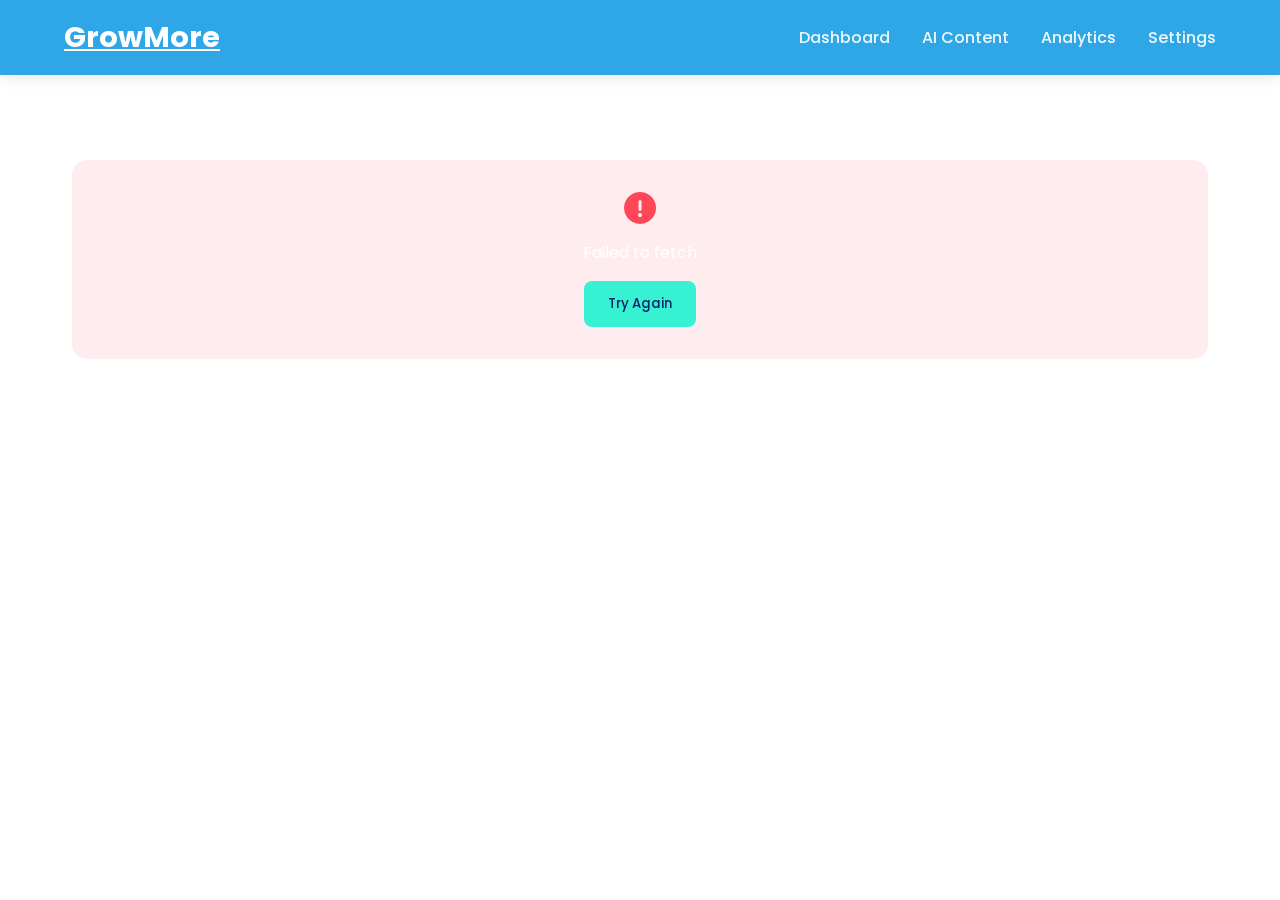
<file: webpage 2/webpage/ai-content.html>
<!DOCTYPE html>
<html lang="en">
<head>
    <meta charset="UTF-8">
    <meta name="viewport" content="width=device-width, initial-scale=1.0">
    <title>AI Content Generator - GrowMore</title>
    <link href="https://fonts.googleapis.com/css2?family=Poppins:wght@300;400;500;600;700&display=swap" rel="stylesheet">
    <link rel="stylesheet" href="https://cdnjs.cloudflare.com/ajax/libs/font-awesome/6.0.0/css/all.min.css">
    <style>
        * {
            margin: 0;
            padding: 0;
            box-sizing: border-box;
            font-family: 'Poppins', sans-serif;
        }

        :root {
            --primary-color: #2fa6e6; /* Dark Blue */
            --accent-color: #36f1d2; /* Light Blue */
            --success-color: #0e3496; /* Green */
            --warning-color: #ff9800; /* Orange */
            --light-bg: #f8f9fa; /* Light Gray */
            --dark-text: #082668; /* Dark Text */
            --white: #ffffff; /* White */
        }

        body {
            background-color: var(--white);
            color: var(--dark-text);
        }

        /* Header Styles */
        header {
            background-color: var(--primary-color);
            padding: 1rem 5%;
            position: fixed;
            width: 100%;
            top: 0;
            z-index: 1000;
            box-shadow: 0 2px 15px rgba(0,0,0,0.1);
        }

        nav {
            display: flex;
            justify-content: space-between;
            align-items: center;
        }

        .logo {
            color: var(--white);
            font-size: 1.8rem;
            font-weight: 700;
        }

        .nav-links {
            display: flex;
            gap: 2rem;
        }

        .nav-links a {
            color: rgba(255,255,255,0.9);
            text-decoration: none;
            font-weight: 500;
            transition: color 0.3s ease;
        }

        .nav-links a:hover {
            color: var(--accent-color);
        }

        /* Main Content */
        .main-content {
            max-width: 1200px;
            margin: 0 auto;
            padding: 8rem 2rem 5rem;
            position: relative;
            z-index: 1;
        }

        .hero-section {
            text-align: center;
            margin-bottom: 4rem;
            background: linear-gradient(160deg, rgba(47,166,230,0.1) 0%, rgba(54,241,210,0.1) 100%);
            padding: 3rem;
            border-radius: 20px;
            box-shadow: 0 4px 20px rgba(0,0,0,0.1);
        }

        .hero-section h1 {
            font-size: 3.5rem;
            margin-bottom: 1.5rem;
            background: linear-gradient(45deg, var(--primary-color), var(--accent-color));
            -webkit-background-clip: text;
            -webkit-text-fill-color: transparent;
            display: inline-block;
        }

        .hero-section p {
            font-size: 1.2rem;
            color: var(--dark-text);
            max-width: 800px;
            margin: 0 auto;
            line-height: 1.6;
        }

        /* Platform Cards Grid */
        .platforms-grid {
            display: grid;
            grid-template-columns: repeat(auto-fit, minmax(350px, 1fr));
            gap: 2rem;
            margin-top: 4rem;
        }

        .platform-card {
            background: var(--white);
            border-radius: 15px;
            padding: 2rem;
            box-shadow: 0 4px 15px rgba(0,0,0,0.1);
            transition: transform 0.3s ease, box-shadow 0.3s ease;
        }

        .platform-card:hover {
            transform: translateY(-5px);
            box-shadow: 0 8px 25px rgba(0,0,0,0.15);
        }

        .platform-card h2 {
            color: var(--primary-color);
            font-size: 1.8rem;
            margin-bottom: 1.5rem;
            display: flex;
            align-items: center;
            gap: 1rem;
        }

        .platform-card h2 i {
            font-size: 1.5rem;
        }

        .suggestion-list {
            list-style: none;
            padding: 0;
        }

        .suggestion-list li {
            margin-bottom: 1.2rem;
            padding-left: 1.5rem;
            position: relative;
            line-height: 1.5;
        }

        .suggestion-list li::before {
            content: '→';
            position: absolute;
            left: 0;
            color: var(--accent-color);
        }

        .suggestion-list strong {
            color: var(--primary-color);
            display: block;
            margin-bottom: 0.3rem;
        }

        .hashtags {
            margin-top: 1.5rem;
            padding-top: 1.5rem;
            border-top: 1px solid rgba(0,0,0,0.1);
        }

        .hashtag {
            display: inline-block;
            background: rgba(47,166,230,0.1);
            color: var(--primary-color);
            padding: 0.5rem 1rem;
            border-radius: 20px;
            margin: 0.3rem;
            font-size: 0.9rem;
            transition: background 0.3s ease;
        }

        .hashtag:hover {
            background: rgba(47,166,230,0.2);
        }

        /* Responsive Design */
        @media (max-width: 768px) {
            .hero-section h1 {
                font-size: 2.5rem;
            }

            .platform-card {
                padding: 1.5rem;
            }
        }

        /* Footer Styles */
        footer {
            background-color: var(--primary-color);
            color: var(--white);
            padding: 3rem 5%;
            margin-top: 5rem;
        }

        .footer-content {
            display: grid;
            grid-template-columns: repeat(auto-fit, minmax(200px, 1fr));
            gap: 2rem;
        }

        .footer-section h3 {
            margin-bottom: 1.5rem;
        }

        .footer-section ul {
            list-style: none;
        }

        .footer-section ul li {
            margin-bottom: 0.8rem;
        }

        .footer-section a {
            color: rgba(255,255,255,0.8);
            text-decoration: none;
            transition: color 0.3s ease;
        }

        .footer-section a:hover {
            color: var(--accent-color);
        }

        /* Regenerate Section Styles */
        .regenerate-section {
            margin-top: 4rem;
            padding: 2rem;
            background: rgba(255, 255, 255, 0.1);
            border-radius: 15px;
            backdrop-filter: blur(10px);
        }

        .input-container {
            display: flex;
            gap: 1rem;
            max-width: 800px;
            margin: 0 auto;
        }

        #promptInput {
            flex: 1;
            padding: 1rem 1.5rem;
            border: 2px solid rgba(52, 228, 225, 0.3);
            border-radius: 10px;
            background: rgba(255, 255, 255, 0.9);
            color: navy;
            font-size: 1rem;
            transition: all 0.3s ease;
        }

        #promptInput:focus {
            outline: none;
            border-color: rgb(52, 228, 225);
            background: rgba(255, 255, 255, 0.15);
            box-shadow: 0 0 15px rgba(52, 228, 225, 0.2);
        }

        #promptInput::placeholder {
            color: #666;
        }

        .regenerate-btn {
            display: flex;
            align-items: center;
            gap: 0.5rem;
            padding: 1rem 1.5rem;
            background: rgb(52, 228, 225);
            color: #182f4d;
            border: none;
            border-radius: 10px;
            font-size: 1rem;
            font-weight: 600;
            cursor: pointer;
            transition: all 0.3s ease;
        }

        .regenerate-btn i {
            transition: transform 0.3s ease;
        }

        .regenerate-btn:hover {
            background: rgb(42, 218, 215);
            transform: translateY(-2px);
            box-shadow: 0 4px 15px rgba(52, 228, 225, 0.3);
        }

        .regenerate-btn:hover i {
            transform: rotate(180deg);
        }

        .regenerate-btn:active {
            transform: translateY(0);
        }

        /* Responsive Design Updates */
        @media (max-width: 768px) {
            .input-container {
                flex-direction: column;
            }

            .regenerate-btn {
                width: 100%;
                justify-content: center;
            }
        }

        /* Fix any z-index issues with the background */
        #vanta-background {
            position: fixed;
            top: 0;
            left: 0;
            width: 100%;
            height: 100%;
            z-index: -1;
        }

        /* Add these styles to your existing CSS */
        .data-grid {
            display: grid;
            grid-template-columns: repeat(auto-fit, minmax(250px, 1fr));
            gap: 1.5rem;
            padding: 1rem;
        }

        .data-box {
            background: rgba(255, 255, 255, 0.1);
            backdrop-filter: blur(10px);
            border-radius: 12px;
            padding: 1.5rem;
            transition: transform 0.3s ease;
            border: 1px solid rgba(255, 255, 255, 0.2);
        }

        .data-box:hover {
            transform: translateY(-5px);
            box-shadow: 0 5px 15px rgba(0, 0, 0, 0.1);
        }

        .data-box h3 {
            color: var(--accent-color);
            margin-bottom: 0.5rem;
            font-size: 1.1rem;
            font-weight: 600;
        }

        .data-box p {
            color: var(--white);
            font-size: 1rem;
            word-break: break-word;
        }

        .company-overview {
            background: linear-gradient(135deg, rgba(47, 166, 230, 0.1), rgba(54, 241, 210, 0.1));
            border-radius: 15px;
            padding: 2rem;
            margin-bottom: 2rem;
        }

        .company-overview h2 {
            color: var(--white);
            margin-bottom: 1.5rem;
            font-size: 1.8rem;
            text-align: center;
            background: linear-gradient(45deg, var(--primary-color), var(--accent-color));
            -webkit-background-clip: text;
            -webkit-text-fill-color: transparent;
        }

        /* Responsive adjustments */
        @media (max-width: 768px) {
            .data-grid {
                grid-template-columns: 1fr;
            }

            .data-box {
                padding: 1rem;
            }
        }

        /* Loading state */
        .loading {
            text-align: center;
            padding: 2rem;
            color: var(--white);
        }

        .loading::after {
            content: '...';
            animation: dots 1.5s infinite;
        }

        @keyframes dots {
            0%, 20% { content: '.'; }
            40% { content: '..'; }
            60%, 100% { content: '...'; }
        }

        .overview-section {
            background: linear-gradient(135deg, rgba(47, 166, 230, 0.1), rgba(54, 241, 210, 0.1));
            padding: 2rem;
            border-radius: 20px;
            margin-bottom: 2rem;
            text-align: center;
        }

        .company-header {
            display: flex;
            flex-direction: column;
            align-items: center;
            gap: 1rem;
        }

        .company-header i {
            font-size: 3rem;
            color: var(--accent-color);
        }

        .company-header h1 {
            font-size: 2.5rem;
            color: var(--white);
            margin: 0;
        }

        .industry-badge {
            background: var(--accent-color);
            color: var(--dark-text);
            padding: 0.5rem 1.5rem;
            border-radius: 20px;
            font-weight: 500;
        }

        .info-grid {
            display: grid;
            grid-template-columns: repeat(auto-fit, minmax(300px, 1fr));
            gap: 2rem;
            padding: 1rem;
        }

        .info-card {
            background: rgba(255, 255, 255, 0.1);
            backdrop-filter: blur(10px);
            border-radius: 15px;
            overflow: hidden;
            transition: transform 0.3s ease;
        }

        .info-card:hover {
            transform: translateY(-5px);
        }

        .card-header {
            background: rgba(255, 255, 255, 0.05);
            padding: 1.5rem;
            display: flex;
            align-items: center;
            gap: 1rem;
        }

        .card-header i {
            font-size: 1.5rem;
            color: var(--accent-color);
        }

        .card-header h2 {
            color: var(--white);
            margin: 0;
            font-size: 1.3rem;
        }

        .card-content {
            padding: 1.5rem;
        }

        .info-item {
            display: flex;
            align-items: flex-start;
            gap: 1rem;
            margin-bottom: 1.5rem;
        }

        .info-item:last-child {
            margin-bottom: 0;
        }

        .info-item i {
            color: var(--accent-color);
            font-size: 1.2rem;
            margin-top: 0.2rem;
        }

        .info-item h3 {
            color: var(--accent-color);
            margin: 0 0 0.3rem 0;
            font-size: 1rem;
        }

        .info-item p {
            color: var(--white);
            margin: 0;
            font-size: 0.95rem;
        }

        @media (max-width: 768px) {
            .info-grid {
                grid-template-columns: 1fr;
            }

            .company-header h1 {
                font-size: 2rem;
            }
        }

        /* Loading Animation */
        @keyframes shimmer {
            0% {
                background-position: -468px 0;
            }
            100% {
                background-position: 468px 0;
            }
        }

        .loading {
            background: linear-gradient(
                to right,
                rgba(255, 255, 255, 0.1) 8%,
                rgba(255, 255, 255, 0.2) 18%,
                rgba(255, 255, 255, 0.1) 33%
            );
            background-size: 800px 104px;
            animation: shimmer 2s infinite linear;
        }

        /* Add these new styles */
        .section-grid {
            display: grid;
            grid-template-columns: 1fr 1fr;
            gap: 2rem;
            margin: 2rem 0;
        }

        .schedule-card, .priority-card {
            background: rgba(255, 255, 255, 0.1);
            backdrop-filter: blur(10px);
            border-radius: 15px;
            overflow: hidden;
        }

        .schedule-item {
            display: flex;
            align-items: center;
            padding: 1rem;
            border-bottom: 1px solid rgba(255, 255, 255, 0.1);
            transition: 0.3s ease;
        }

        .schedule-item:hover {
            background: rgba(255, 255, 255, 0.05);
        }

        .time-badge {
            background: var(--accent-color);
            color: var(--dark-text);
            padding: 0.5rem;
            border-radius: 8px;
            font-size: 0.9rem;
            font-weight: 500;
        }

        .schedule-details {
            flex: 1;
            margin: 0 1rem;
        }

        .platform-tags {
            display: flex;
            gap: 0.5rem;
            margin-top: 0.5rem;
        }

        .platform-tag {
            background: rgba(255, 255, 255, 0.1);
            padding: 0.3rem 0.8rem;
            border-radius: 15px;
            font-size: 0.8rem;
        }

        .priority-item {
            display: flex;
            align-items: center;
            padding: 1rem;
            border-bottom: 1px solid rgba(255, 255, 255, 0.1);
            transition: 0.3s ease;
        }

        .priority-marker {
            width: 12px;
            height: 12px;
            border-radius: 50%;
            margin-right: 1rem;
        }

        .priority-high .priority-marker { background: #ff4757; }
        .priority-medium .priority-marker { background: #ffa502; }
        .priority-normal .priority-marker { background: #2ed573; }

        .platform-grid {
            display: grid;
            grid-template-columns: repeat(auto-fit, minmax(250px, 1fr));
            gap: 2rem;
            margin-top: 1.5rem;
        }

        .platform-card {
            background: rgba(255, 255, 255, 0.1);
            border-radius: 15px;
            padding: 1.5rem;
            border-top: 4px solid var(--platform-color);
        }

        .platform-stats {
            display: grid;
            grid-template-columns: 1fr 1fr;
            gap: 1rem;
            margin: 1.5rem 0;
        }

        .stat {
            text-align: center;
        }

        .stat-value {
            font-size: 1.5rem;
            font-weight: 600;
            color: var(--white);
            display: block;
        }

        .stat-label {
            font-size: 0.9rem;
            color: rgba(14, 4, 99, 0.7);
        }

        .platform-growth {
            text-align: center;
            padding: 0.5rem;
            border-radius: 8px;
            font-size: 0.9rem;
        }

        .platform-growth.positive {
            background: rgba(46, 213, 115, 0.1);
            color: #2ed573;
        }

        .platform-growth.negative {
            background: rgba(255, 71, 87, 0.1);
            color: #ff4757;
        }

        @media (max-width: 768px) {
            .section-grid {
                grid-template-columns: 1fr;
            }
        }

        .empty-state {
            text-align: center;
            padding: 2rem;
            color: rgba(255, 255, 255, 0.5);
            font-style: italic;
        }

        /* Add this new loading spinner style */
        .loading-spinner {
            display: none;
            justify-content: center;
            align-items: center;
            padding: 2rem;
            color: var(--accent-color);
            font-size: 1.2rem;
            gap: 1rem;
        }

        .error-message {
            text-align: center;
            padding: 2rem;
            color: var(--white);
            background: rgba(255, 71, 87, 0.1);
            border-radius: 15px;
            margin: 2rem 0;
        }

        .error-message i {
            font-size: 2rem;
            color: #ff4757;
            margin-bottom: 1rem;
        }

        .error-message button {
            background: var(--accent-color);
            border: none;
            padding: 0.8rem 1.5rem;
            border-radius: 8px;
            color: var(--dark-text);
            font-weight: 500;
            margin-top: 1rem;
            cursor: pointer;
            transition: 0.3s ease;
        }

        .error-message button:hover {
            opacity: 0.9;
            transform: translateY(-2px);
        }
    </style>
</head>
<body>
    <div id="vanta-background"></div>
    <header>
        <nav>
            <a href="index.html" class="logo">GrowMore</a>
            <div class="nav-links">
                <a href="dashboard.html">Dashboard</a>
                <a href="ai-content.html">AI Content</a>
                <a href="analytics.html">Analytics</a>
                <a href="settings.html">Settings</a>
            </div>
        </nav>
    </header>

    <div class="dashboard-container">
        <div class="content-wrapper">
            <div id="loadingSpinner" class="loading-spinner">
                <i class="fas fa-spinner fa-spin"></i>
                Loading...
            </div>
            <div id="mainContent" class="main-content"></div>
        </div>
    </div>

    <script>
        // Function to show loading spinner
        function showLoading() {
            document.getElementById('loadingSpinner').style.display = 'flex';
            document.getElementById('mainContent').style.display = 'none';
        }

        // Function to hide loading spinner
        function hideLoading() {
            document.getElementById('loadingSpinner').style.display = 'none';
            document.getElementById('mainContent').style.display = 'block';
        }

        // Function to fetch data from API
        async function fetchCompanyData() {
            showLoading();
            try {
                const response = await fetch('http://localhost:4000/api/company-data', {
                    method: 'GET',
                    headers: {
                        'Content-Type': 'application/json',
                        // Add any authentication headers if needed
                        // 'Authorization': `Bearer ${localStorage.getItem('token')}`
                    }
                });

                if (!response.ok) {
                    throw new Error(`HTTP error! status: ${response.status}`);
                }

                const data = await response.json();
                updateUI(data);
            } catch (error) {
                console.error('Error fetching data:', error);
                showError(error.message);
            } finally {
                hideLoading();
            }
        }

        // Function to show error message
        function showError(message) {
            const mainContent = document.querySelector('.main-content');
            mainContent.innerHTML = `
                <div class="error-message">
                    <i class="fas fa-exclamation-circle"></i>
                    <p>${message}</p>
                    <button onclick="fetchCompanyData()">Try Again</button>
                </div>
            `;
        }

        // Function to update UI with fetched data
        function updateUI(data) {
            const mainContent = document.querySelector('.main-content');
            mainContent.innerHTML = `
                <!-- Company Overview Section -->
                <div class="overview-section">
                    <div class="company-header">
                        <i class="fas fa-building"></i>
                        <h1>${data.companyName || 'Company Name'}</h1>
                        <div class="company-meta">
                            <span class="meta-badge">
                                <i class="fas fa-users"></i> ${data.employeeCount || '0'} Employees
                            </span>
                            <span class="meta-badge">
                                <i class="fas fa-cube"></i> ${data.products?.length || '0'} Products
                            </span>
                        </div>
                    </div>
                </div>

                <!-- Company Details Grid -->
                <div class="details-grid">
                    <!-- Description Card -->
                    <div class="info-card">
                        <div class="card-header">
                            <i class="fas fa-info-circle"></i>
                            <h2>Company Description</h2>
                        </div>
                        <div class="card-content">
                            <p class="description-text">${data.companyDescription || 'No description available'}</p>
                        </div>
                    </div>

                    <!-- Products Card -->
                    <div class="info-card">
                        <div class="card-header">
                            <i class="fas fa-box-open"></i>
                            <h2>Products</h2>
                        </div>
                        <div class="card-content">
                            <div class="products-grid">
                                ${data.products ? data.products.map(product => `
                                    <div class="product-item">
                                        <i class="fas fa-cube"></i>
                                        <span>${product}</span>
                                    </div>
                                `).join('') : '<p class="empty-state">No products listed</p>'}
                            </div>
                        </div>
                    </div>

                    <!-- Sales Analytics -->
                    <div class="info-card">
                        <div class="card-header">
                            <i class="fas fa-chart-line"></i>
                            <h2>Sales Analytics</h2>
                        </div>
                        <div class="card-content">
                            <div class="analytics-item">
                                <div class="analytics-label">
                                    <i class="fas fa-shopping-cart"></i>
                                    <span>Sales Volume</span>
                                </div>
                                <div class="analytics-value">
                                    ${data.salesVolume || '0'} units / ${data.salesPeriod || 'period'}
                                </div>
                            </div>
                            <div class="analytics-item">
                                <div class="analytics-label">
                                    <i class="fas fa-users"></i>
                                    <span>Customer Type</span>
                                </div>
                                <div class="analytics-value">
                                    ${data.customerType || 'Not specified'}
                                </div>
                            </div>
                        </div>
                    </div>
                </div>
            `;
        }

        // Initialize the page
        document.addEventListener('DOMContentLoaded', fetchCompanyData);
    </script>
</body>
</html>
</file>
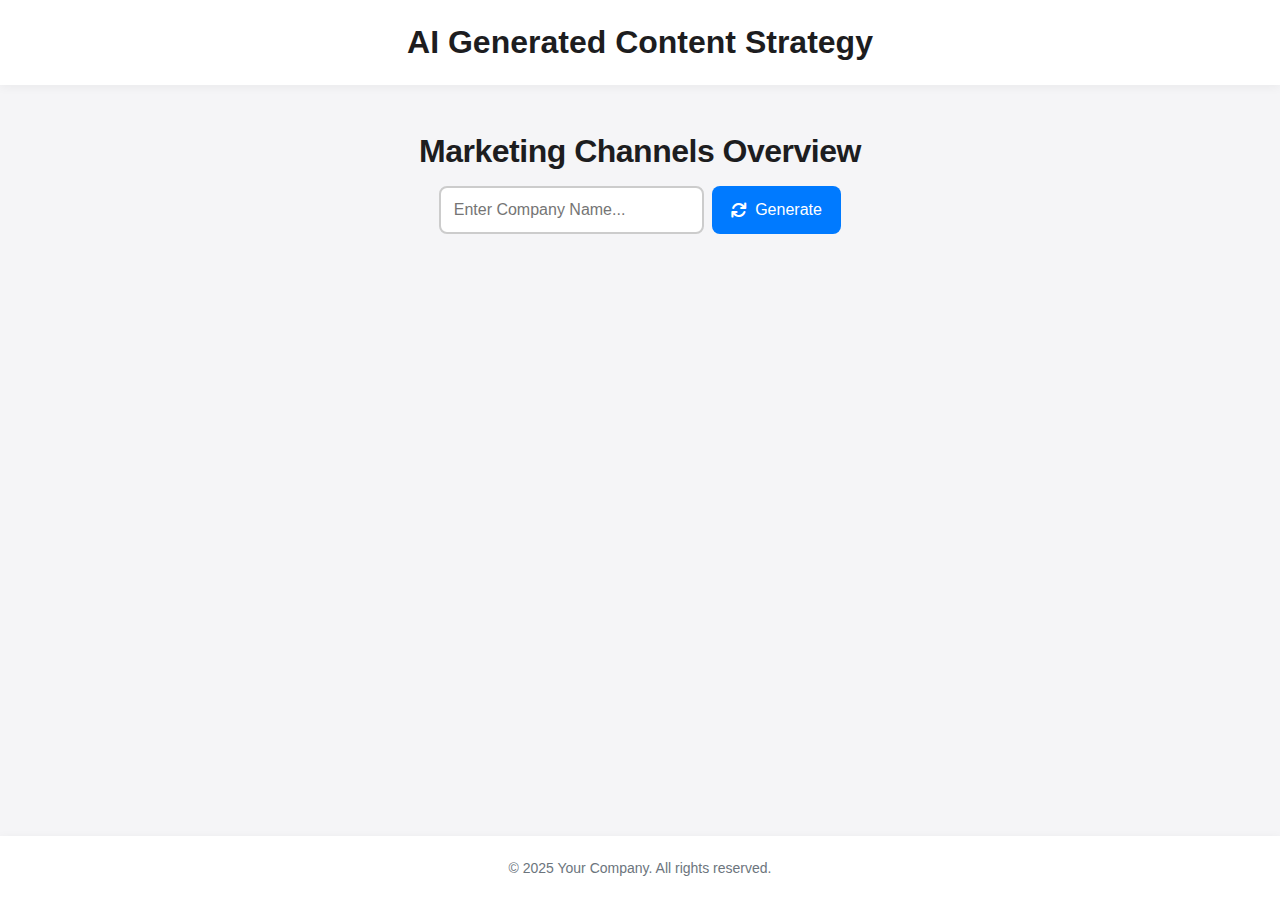
<file: webpage 2/webpage/ai_c.html>
<!DOCTYPE html>
<html lang="en">
<head>
  <meta charset="UTF-8">
  <title>AI Generated Content Strategy</title>
  <link rel="stylesheet" href="https://cdnjs.cloudflare.com/ajax/libs/font-awesome/6.0.0/css/all.min.css">
  <style>
    /* Global Reset */
    * {
      margin: 0;
      padding: 0;
      box-sizing: border-box;
      font-family: -apple-system, BlinkMacSystemFont, "Segoe UI", Roboto, sans-serif;
    }

    body {
      display: flex;
      flex-direction: column;
      min-height: 100vh;
      background-color: #f5f5f7;
      color: #1d1d1f;
    }

    header, footer {
      background-color: #ffffff;
      color: #1d1d1f;
      padding: 1.5rem 2rem;
      text-align: center;
      box-shadow: 0 2px 10px rgba(0, 0, 0, 0.05);
    }

    main {
      flex: 1;
      padding: 3rem;
      max-width: 900px;
      margin: auto;
      text-align: center;
    }

    .page-title {
      font-size: 2rem;
      font-weight: 600;
      margin-bottom: 1rem;
      letter-spacing: -0.5px;
    }

    .prompt-section {
      display: flex;
      justify-content: center;
      gap: 0.5rem;
      margin-bottom: 2rem;
    }

    .prompt-section input {
      width: 60%;
      padding: 0.8rem;
      border: 2px solid #ccc;
      border-radius: 8px;
      font-size: 1rem;
      transition: all 0.2s ease;
    }

    .prompt-section input:focus {
      border-color: #007aff;
      outline: none;
      box-shadow: 0 0 8px rgba(0, 122, 255, 0.3);
    }

    .prompt-section button {
      background: #007aff;
      color: white;
      border: none;
      padding: 0.8rem 1.2rem;
      font-size: 1rem;
      border-radius: 8px;
      cursor: pointer;
      transition: background 0.2s ease, transform 0.1s ease;
      display: flex;
      align-items: center;
      gap: 0.5rem;
    }

    .prompt-section button:hover {
      background: #005bb5;
    }

    .prompt-section button:active {
      transform: scale(0.98);
    }

    /* Grid container */
    .grid-container {
      display: flex;
      flex-direction: column;
      gap: 1rem;
    }

    /* Channel Card Styling */
    .channel-card {
      background: white;
      border-radius: 16px;
      padding: 1.5rem;
      box-shadow: 0 4px 12px rgba(0, 0, 0, 0.08);
      transition: all 0.3s ease;
      text-align: left;
    }

    .channel-card:hover {
      transform: translateY(-4px);
      box-shadow: 0 8px 16px rgba(0, 0, 0, 0.12);
    }

    .channel-card h2 {
      font-size: 1.4rem;
      font-weight: 600;
      margin-bottom: 0.5rem;
      color: #007aff;
    }

    .channel-card p {
      font-size: 1rem;
      color: #6c757d;
      margin-bottom: 0.5rem;
    }

    .channel-card ul {
      list-style: none;
      padding: 0;
    }

    .channel-card ul li {
      font-size: 1rem;
      color: #6c757d;
      margin-bottom: 0.3rem;
    }

    /* Footer */
    footer {
      text-align: center;
      padding: 1.5rem;
      font-size: 14px;
      color: #6c757d;
    }
  </style>
</head>
<body>

  <!-- Header -->
  <header>
    <h1>AI Generated Content Strategy</h1>
  </header>

  <!-- Main Content -->
  <main>
    <h2 class="page-title">Marketing Channels Overview</h2>

    <!-- Input and Regenerate Button -->
    <div class="prompt-section">
      <input type="text" id="companyName" placeholder="Enter Company Name..." />
      <button id="regenerateBtn">
        <i class="fa fa-sync"></i> Generate
      </button>
    </div>

    <!-- Grid Display -->
    <div class="grid-container" id="dataGrid"></div>
  </main>

  <!-- Footer -->
  <footer>
    <p>&copy; 2025 Your Company. All rights reserved.</p>
  </footer>

  <script>
    const dataGrid = document.getElementById('dataGrid');
    const regenerateBtn = document.getElementById('regenerateBtn');
    const companyNameInput = document.getElementById('companyName');

    async function fetchContentSuggestions(companyName) {
      try {
        const response = await fetch('http://localhost:4000/api/content_suggestions', {
          method: 'POST',
          headers: { 'Content-Type': 'application/json' },
          body: JSON.stringify({ companyName })
        });

        if (!response.ok) throw new Error('Network response was not ok');

        const data = await response.json();
        console.log('Received:', data);

        // ✅ Fix: Extract the correct key for channel schedules
        if (data.success && data.marketing_plan && data.marketing_plan.channel_schedules) {
          populateGrid(data.marketing_plan.channel_schedules);
        } else {
          dataGrid.innerHTML = `<div class="channel-card"><h2>No Results</h2><p>No content suggestions found.</p></div>`;
        }
      } catch (error) {
        console.error('Error:', error);
        dataGrid.innerHTML = `<div class="channel-card"><h2>Error</h2><p>Unable to fetch data. Try again later.</p></div>`;
      }
    }

    function populateGrid(channels) {
      dataGrid.innerHTML = '';

      channels.forEach((channelData) => {
        const card = document.createElement('div');
        card.className = 'channel-card';

        card.innerHTML = `
          <h2>${channelData.channel}</h2>
          <p><strong>Frequency:</strong> ${channelData.frequency} | <strong>Priority:</strong> ${channelData.priority}</p>
          <p><strong>Best Posting Times:</strong> ${channelData.best_posting_times.join(', ')}</p>
          <h3>Content Schedule</h3>
          <ul>${channelData.weekly_schedule.content_types.map(type => `<li>${type}</li>`).join('')}</ul>
          <h3>Content Details</h3>
          <ul>
            ${channelData.content_types.map(content => `
              <li><strong>Type:</strong> ${content.type} | <strong>Title:</strong> ${content.title || 'N/A'}</li>
              <li><strong>Description:</strong> ${content.content || content.caption || 'No details available'}</li>
              <li><strong>Hashtags:</strong> ${content.hashtags ? content.hashtags.join(', ') : 'None'}</li>
            `).join('')}
          </ul>
        `;

        dataGrid.appendChild(card);
      });
    }

    regenerateBtn.addEventListener('click', () => {
      const companyName = companyNameInput.value.trim();
      if (!companyName) {
        alert('Please enter a company name.');
        return;
      }
      fetchContentSuggestions(companyName);
    });
  </script>

</body>
</html>
</file>
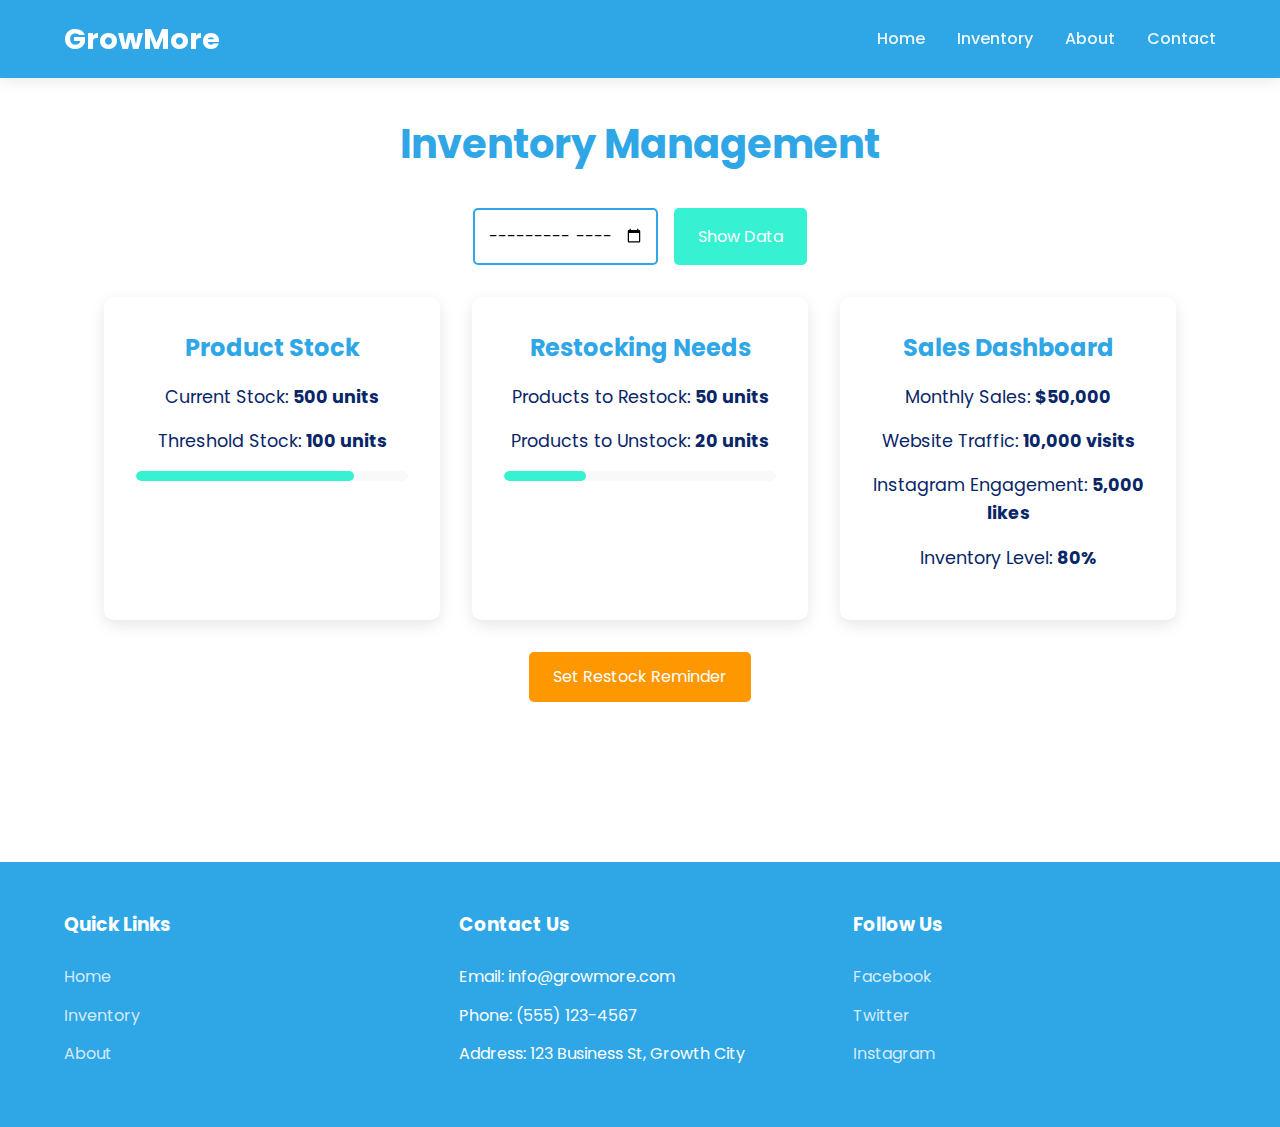
<file: webpage 2/webpage/inventory-control.html>
<!DOCTYPE html>
<html lang="en">
<head>
    <meta charset="UTF-8">
    <meta name="viewport" content="width=device-width, initial-scale=1.0">
    <title>Inventory Management - GrowMore</title>
    <link href="https://fonts.googleapis.com/css2?family=Poppins:wght@300;400;500;600;700&display=swap" rel="stylesheet">
    <style>
        * {
            margin: 0;
            padding: 0;
            box-sizing: border-box;
            font-family: 'Poppins', sans-serif;
        }

        :root {
            --primary-color: #2fa6e6; /* Dark Blue */
            --accent-color: #36f1d2; /* Light Blue */
            --success-color: #0e3496; /* Green */
            --warning-color: #ff9800; /* Orange */
            --light-bg: #f8f9fa; /* Light Gray */
            --dark-text: #082668; /* Dark Text */
            --white: #ffffff; /* White */
        }

        body {
            background-color: var(--white);
            color: var(--dark-text);
            line-height: 1.6;
        }

        /* Header Styles */
        header {
            background-color: var(--primary-color);
            padding: 1rem 5%;
            position: fixed;
            width: 100%;
            top: 0;
            z-index: 1000;
            box-shadow: 0 2px 15px rgba(0,0,0,0.1);
        }

        nav {
            display: flex;
            justify-content: space-between;
            align-items: center;
        }

        .logo {
            color: var(--white);
            font-size: 1.8rem;
            font-weight: 700;
            text-decoration: none;
            transition: transform 0.3s ease;
        }

        .logo:hover {
            transform: scale(1.05);
        }

        .nav-links {
            display: flex;
            gap: 2rem;
        }

        .nav-links a {
            color: rgba(255,255,255,0.9);
            text-decoration: none;
            font-weight: 500;
            transition: color 0.3s ease;
        }

        .nav-links a:hover {
            color: var(--accent-color);
        }

        /* Main Content */
        .main-content {
            padding: 7rem 5% 5rem;
            text-align: center;
            max-width: 1200px;
            margin: 0 auto;
        }

        .main-content h1 {
            font-size: 2.5rem;
            margin-bottom: 2rem;
            color: var(--primary-color);
        }

        /* Filter Section */
        .filter-section {
            display: flex;
            justify-content: center;
            gap: 1rem;
            margin-bottom: 2rem;
        }

        .filter-section input[type="month"] {
            padding: 0.8rem;
            border: 2px solid var(--primary-color);
            border-radius: 5px;
            font-size: 1rem;
            outline: none;
            transition: border-color 0.3s ease;
        }

        .filter-section input[type="month"]:focus {
            border-color: var(--accent-color);
        }

        .filter-section button {
            background-color: var(--accent-color);
            color: var(--white);
            padding: 0.8rem 1.5rem;
            border: none;
            border-radius: 5px;
            font-size: 1rem;
            cursor: pointer;
            transition: background-color 0.3s ease, transform 0.3s ease;
        }

        .filter-section button:hover {
            background-color: var(--primary-color);
            transform: translateY(-3px);
        }

        /* Inventory Dashboard */
        .dashboard {
            display: grid;
            grid-template-columns: repeat(auto-fit, minmax(300px, 1fr));
            gap: 2rem;
            margin-top: 2rem;
        }

        .dashboard-card {
            background: var(--white);
            padding: 2rem;
            border-radius: 10px;
            box-shadow: 0 5px 15px rgba(0,0,0,0.1);
            transition: transform 0.3s ease, box-shadow 0.3s ease;
        }

        .dashboard-card:hover {
            transform: translateY(-5px);
            box-shadow: 0 10px 20px rgba(0,0,0,0.2);
        }

        .dashboard-card h3 {
            font-size: 1.5rem;
            color: var(--primary-color);
            margin-bottom: 1rem;
        }

        .dashboard-card p {
            font-size: 1.1rem;
            margin-bottom: 1rem;
        }

        .dashboard-card .progress-bar {
            width: 100%;
            background-color: var(--light-bg);
            border-radius: 5px;
            overflow: hidden;
            margin-top: 1rem;
        }

        .dashboard-card .progress-bar .progress {
            height: 10px;
            background-color: var(--accent-color);
            border-radius: 5px;
            width: 0;
            transition: width 1s ease;
        }

        /* Reminder Section */
        .reminder-section {
            margin-top: 2rem;
        }

        .reminder-section button {
            background-color: var(--warning-color);
            color: var(--white);
            padding: 0.8rem 1.5rem;
            border: none;
            border-radius: 5px;
            font-size: 1rem;
            cursor: pointer;
            transition: background-color 0.3s ease, transform 0.3s ease;
        }

        .reminder-section button:hover {
            background-color: var(--primary-color);
            transform: translateY(-3px);
        }

        /* Footer Styles */
        footer {
            background-color: var(--primary-color);
            color: var(--white);
            padding: 3rem 5%;
            margin-top: 5rem;
        }

        .footer-content {
            display: grid;
            grid-template-columns: repeat(auto-fit, minmax(200px, 1fr));
            gap: 2rem;
        }

        .footer-section h3 {
            margin-bottom: 1.5rem;
        }

        .footer-section ul {
            list-style: none;
        }

        .footer-section ul li {
            margin-bottom: 0.8rem;
        }

        .footer-section a {
            color: rgba(255,255,255,0.8);
            text-decoration: none;
            transition: color 0.3s ease;
        }

        .footer-section a:hover {
            color: var(--accent-color);
        }
    </style>
</head>
<body>
    <header>
        <nav>
            <div class="logo">GrowMore</div>
            <div class="nav-links">
                <a href="index.html">Home</a>
                <a href="inventory-control.html">Inventory</a>
                <a href="#about">About</a>
                <a href="#contact">Contact</a>
            </div>
        </nav>
    </header>

    <main class="main-content">
        <h1>Inventory Management</h1>

        <!-- Filter Section -->
        <div class="filter-section">
            <input type="month" id="date" min="2000-01" max="2023-12">
            <button onclick="displayValues()">Show Data</button>
        </div>

        <!-- Inventory Dashboard -->
        <div class="dashboard">
            <div class="dashboard-card">
                <h3>Product Stock</h3>
                <p>Current Stock: <strong id="currentStock">500 units</strong></p>
                <p>Threshold Stock: <strong>100 units</strong></p>
                <div class="progress-bar">
                    <div class="progress" style="width: 80%;"></div>
                </div>
            </div>
            <div class="dashboard-card">
                <h3>Restocking Needs</h3>
                <p>Products to Restock: <strong id="restock">50 units</strong></p>
                <p>Products to Unstock: <strong id="unstock">20 units</strong></p>
                <div class="progress-bar">
                    <div class="progress" style="width: 30%;"></div>
                </div>
            </div>
            <div class="dashboard-card">
                <h3>Sales Dashboard</h3>
                <p>Monthly Sales: <strong id="monthlySales">$50,000</strong></p>
                <p>Website Traffic: <strong id="websiteTraffic">10,000 visits</strong></p>
                <p>Instagram Engagement: <strong id="instagramEngagement">5,000 likes</strong></p>
                <p>Inventory Level: <strong id="inventoryLevel">80%</strong></p>
            </div>
        </div>

        <!-- Reminder Section -->
        <div class="reminder-section">
            <button onclick="setReminder()">Set Restock Reminder</button>
        </div>
    </main>

    <footer>
        <div class="footer-content">
            <div class="footer-section">
                <h3>Quick Links</h3>
                <ul>
                    <li><a href="index.html">Home</a></li>
                    <li><a href="inventory-control.html">Inventory</a></li>
                    <li><a href="#about">About</a></li>
                </ul>
            </div>
            <div class="footer-section">
                <h3>Contact Us</h3>
                <ul>
                    <li>Email: info@growmore.com</li>
                    <li>Phone: (555) 123-4567</li>
                    <li>Address: 123 Business St, Growth City</li>
                </ul>
            </div>
            <div class="footer-section">
                <h3>Follow Us</h3>
                <ul>
                    <li><a href="#facebook">Facebook</a></li>
                    <li><a href="#twitter">Twitter</a></li>
                    <li><a href="#instagram">Instagram</a></li>
                </ul>
            </div>
        </div>
    </footer>

    <script>
        // Function to display values based on selected date
        function displayValues() {
            const date = document.getElementById('date').value;
            if (!date) {
                alert("Please select a date!");
                return;
            }

            // Simulate fetching data based on the selected date
            const data = {
                currentStock: 500,
                restock: 50,
                unstock: 20,
                monthlySales: "$50,000",
                websiteTraffic: "10,000 visits",
                instagramEngagement: "5,000 likes",
                inventoryLevel: "80%",
            };

            // Update the dashboard with fetched data
            document.getElementById('currentStock').textContent = `${data.currentStock} units`;
            document.getElementById('restock').textContent = `${data.restock} units`;
            document.getElementById('unstock').textContent = `${data.unstock} units`;
            document.getElementById('monthlySales').textContent = data.monthlySales;
            document.getElementById('websiteTraffic').textContent = data.websiteTraffic;
            document.getElementById('instagramEngagement').textContent = data.instagramEngagement;
            document.getElementById('inventoryLevel').textContent = data.inventoryLevel;

            alert(`Data for ${date} displayed successfully!`);
        }

        // Function to set a restock reminder
        function setReminder() {
            const date = document.getElementById('date').value;
            if (!date) {
                alert("Please select a date first!");
                return;
            }

            // Simulate sending an email reminder
            alert(`Reminder set for restocking on ${date}. An email notification will be sent.`);
        }
    </script>
</body>
</html>
</file>
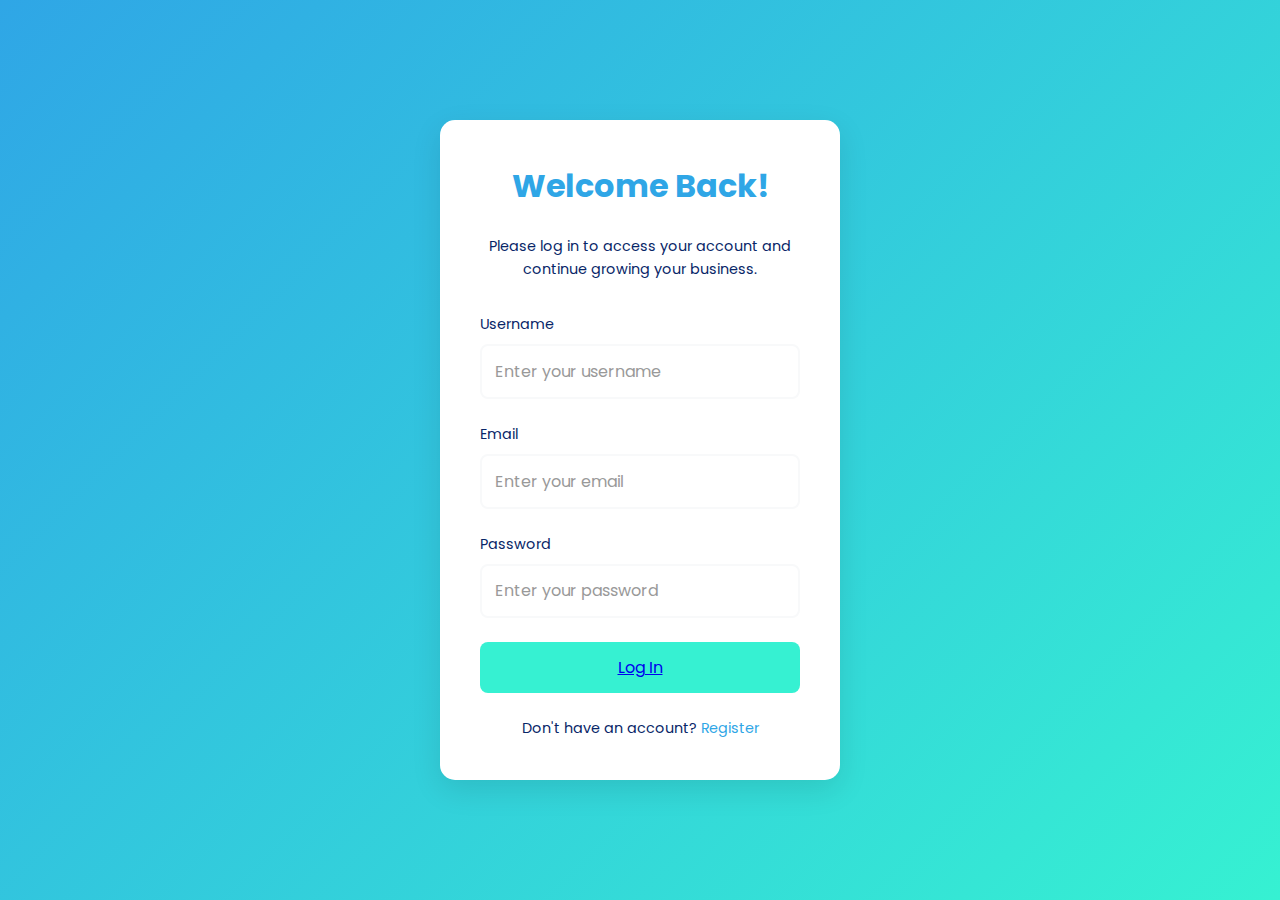
<file: webpage 2/webpage/login.html>
<!DOCTYPE html>
<html lang="en">
<head>
    <meta charset="UTF-8">
    <meta name="viewport" content="width=device-width, initial-scale=1.0">
    <title>Login - GrowMore</title>
    <link href="https://fonts.googleapis.com/css2?family=Poppins:wght@300;400;500;600;700&display=swap" rel="stylesheet">
    <style>
        * {
            margin: 0;
            padding: 0;
            box-sizing: border-box;
            font-family: 'Poppins', sans-serif;
        }

        :root {
            --primary-color: #2fa6e6; /* Dark Blue */
            --accent-color: #36f1d2; /* Light Blue */
            --success-color: #0e3496; /* Green */
            --warning-color: #ff9800; /* Orange */
            --light-bg: #f8f9fa; /* Light Gray */
            --dark-text: #082668; /* Dark Text */
            --white: #ffffff; /* White */
        }

        body {
            background-color: var(--white);
            color: var(--dark-text);
            line-height: 1.6;
            display: flex;
            justify-content: center;
            align-items: center;
            height: 100vh;
            background: linear-gradient(135deg, var(--primary-color), var(--accent-color));
        }

        /* Login Container */
        .login-container {
            background: var(--white);
            padding: 2.5rem;
            border-radius: 15px;
            box-shadow: 0 10px 30px rgba(0, 0, 0, 0.1);
            width: 100%;
            max-width: 400px;
            text-align: center;
            animation: fadeIn 0.5s ease-in-out;
        }

        @keyframes fadeIn {
            from { opacity: 0; transform: translateY(-20px); }
            to { opacity: 1; transform: translateY(0); }
        }

        .login-container h1 {
            font-size: 2rem;
            margin-bottom: 1.5rem;
            color: var(--primary-color);
        }

        .login-container p {
            font-size: 0.9rem;
            color: var(--dark-text);
            margin-bottom: 2rem;
        }

        /* Form Styles */
        .form-group {
            margin-bottom: 1.5rem;
            text-align: left;
        }

        .form-group label {
            display: block;
            font-size: 0.9rem;
            color: var(--dark-text);
            margin-bottom: 0.5rem;
        }

        .form-group input {
            width: 100%;
            padding: 0.8rem;
            border: 2px solid var(--light-bg);
            border-radius: 8px;
            font-size: 1rem;
            outline: none;
            transition: border-color 0.3s ease;
        }

        .form-group input:focus {
            border-color: var(--accent-color);
        }

        .form-group input::placeholder {
            color: #999;
        }

        /* Button Styles */
        .login-button {
            background-color: var(--accent-color);
            color: var(--white);
            padding: 0.8rem 1.5rem;
            border: none;
            border-radius: 8px;
            font-size: 1rem;
            cursor: pointer;
            width: 100%;
            transition: background-color 0.3s ease, transform 0.3s ease;
        }

        .login-button:hover {
            background-color: var(--primary-color);
            transform: translateY(-3px);
        }

        /* Footer Link */
        .footer-link {
            margin-top: 1.5rem;
            font-size: 0.9rem;
            color: var(--dark-text);
        }

        .footer-link a {
            color: var(--primary-color);
            text-decoration: none;
            transition: color 0.3s ease;
        }

        .footer-link a:hover {
            color: var(--accent-color);
        }
    </style>
</head>
<body>
    <!-- Login Container -->
    <div class="login-container">
        <h1>Welcome Back!</h1>
        <p>Please log in to access your account and continue growing your business.</p>

        <!-- Login Form -->
        <form id="loginForm">
            <div class="form-group">
                <label for="username">Username</label>
                <input type="text" id="username" placeholder="Enter your username" required>
            </div>
            <div class="form-group">
                <label for="email">Email</label>
                <input type="email" id="email" placeholder="Enter your email" required>
            </div>
            <div class="form-group">
                <label for="password">Password</label>
                <input type="password" id="password" placeholder="Enter your password" required>
            </div>
            <button type="submit" class="login-button"><a href="index.html">Log In</a></button>
        </form>

        <!-- Footer Link -->
        <div class="footer-link">
            Don't have an account? <a href="regpage.html">Register</a>
        </div>
    </div>

    <script>
        // Handle form submission
        document.getElementById('loginForm').addEventListener('submit', function (e) {
            e.preventDefault();
            const username = document.getElementById('username').value;
            const email = document.getElementById('email').value;
            const password = document.getElementById('password').value;

            // Simulate login validation
            if (username && email && password) {
                alert(`Welcome back, ${username}! Redirecting to your dashboard...`);
                window.location.href = 'dashboard.html'; // Redirect to dashboard
            } else {
                alert('Please fill in all fields.');
            }
        });
    </script>
</body>
</html>
</file>
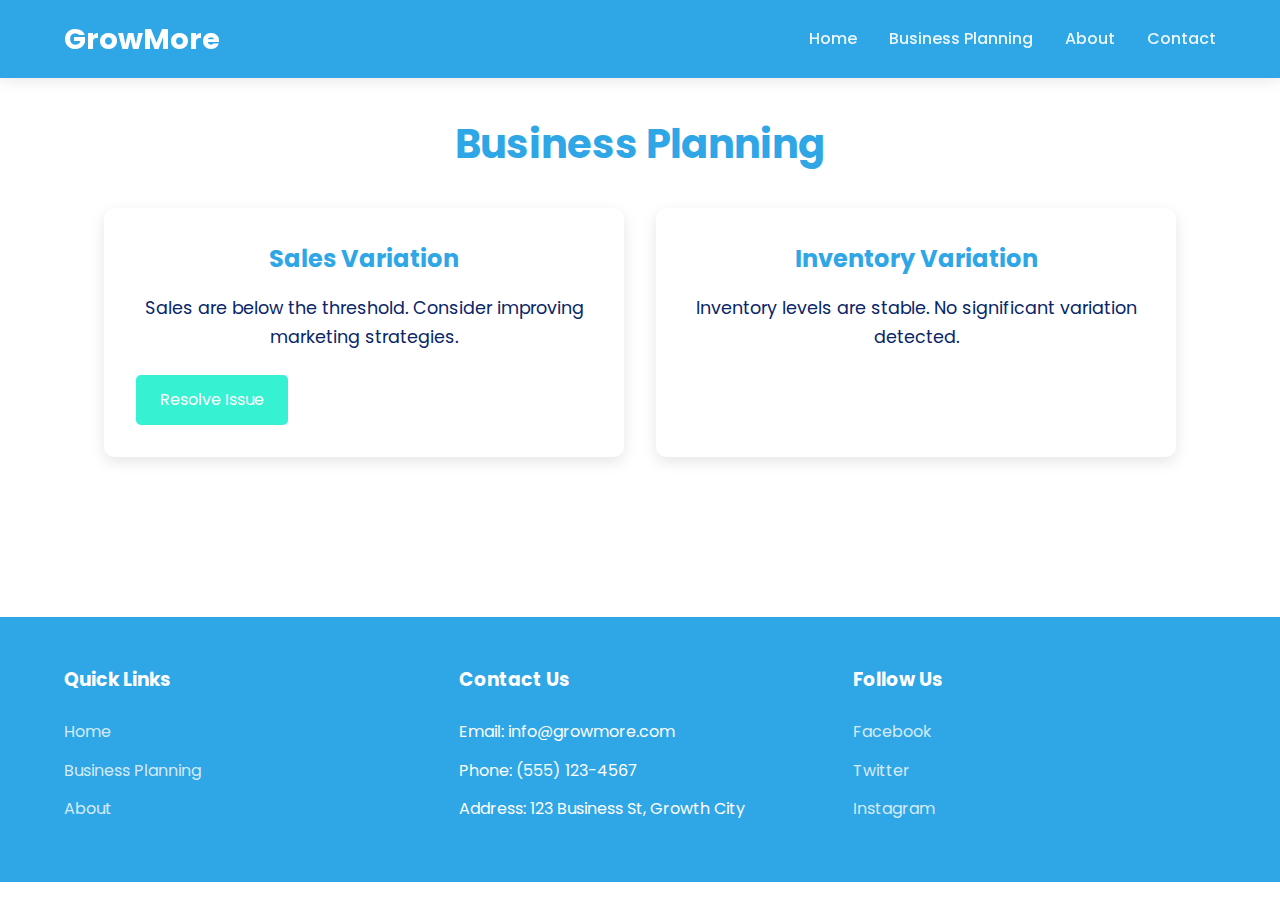
<file: webpage 2/webpage/marketing-planning.html>
<!DOCTYPE html>
<html lang="en">
<head>
    <meta charset="UTF-8">
    <meta name="viewport" content="width=device-width, initial-scale=1.0">
    <title>Business Planning - GrowMore</title>
    <link href="https://fonts.googleapis.com/css2?family=Poppins:wght@300;400;500;600;700&display=swap" rel="stylesheet">
    <style>
        * {
            margin: 0;
            padding: 0;
            box-sizing: border-box;
            font-family: 'Poppins', sans-serif;
        }

        :root {
            --primary-color: #2fa6e6; /* Dark Blue */
            --accent-color: #36f1d2; /* Light Blue */
            --success-color: #0e3496; /* Green */
            --warning-color: #ff9800; /* Orange */
            --light-bg: #f8f9fa; /* Light Gray */
            --dark-text: #082668; /* Dark Text */
            --white: #ffffff; /* White */
        }

        body {
            background-color: var(--white);
            color: var(--dark-text);
            line-height: 1.6;
        }

        /* Header Styles */
        header {
            background-color: var(--primary-color);
            padding: 1rem 5%;
            position: fixed;
            width: 100%;
            top: 0;
            z-index: 1000;
            box-shadow: 0 2px 15px rgba(0,0,0,0.1);
        }

        nav {
            display: flex;
            justify-content: space-between;
            align-items: center;
        }

        .logo {
            color: var(--white);
            font-size: 1.8rem;
            font-weight: 700;
            text-decoration: none;
            transition: transform 0.3s ease;
        }

        .logo:hover {
            transform: scale(1.05);
        }

        .nav-links {
            display: flex;
            gap: 2rem;
        }

        .nav-links a {
            color: rgba(255,255,255,0.9);
            text-decoration: none;
            font-weight: 500;
            transition: color 0.3s ease;
        }

        .nav-links a:hover {
            color: var(--accent-color);
        }

        /* Main Content */
        .main-content {
            padding: 7rem 5% 5rem;
            text-align: center;
            max-width: 1200px;
            margin: 0 auto;
        }

        .main-content h1 {
            font-size: 2.5rem;
            margin-bottom: 2rem;
            color: var(--primary-color);
        }

        /* Cards Section */
        .cards-grid {
            display: grid;
            grid-template-columns: repeat(auto-fit, minmax(300px, 1fr));
            gap: 2rem;
            margin-top: 2rem;
        }

        .card {
            background: var(--white);
            padding: 2rem;
            border-radius: 10px;
            box-shadow: 0 5px 15px rgba(0,0,0,0.1);
            transition: transform 0.3s ease, box-shadow 0.3s ease;
        }

        .card:hover {
            transform: translateY(-5px);
            box-shadow: 0 10px 20px rgba(0,0,0,0.2);
        }

        .card h3 {
            font-size: 1.5rem;
            color: var(--primary-color);
            margin-bottom: 1rem;
        }

        .card p {
            font-size: 1.1rem;
            margin-bottom: 1.5rem;
        }

        .card button {
            background-color: var(--accent-color);
            color: var(--white);
            padding: 0.8rem 1.5rem;
            border: none;
            border-radius: 5px;
            font-size: 1rem;
            cursor: pointer;
            transition: background-color 0.3s ease, transform 0.3s ease;
        }

        .card button:hover {
            background-color: var(--primary-color);
            transform: translateY(-3px);
        }

        /* Footer Styles */
        footer {
            background-color: var(--primary-color);
            color: var(--white);
            padding: 3rem 5%;
            margin-top: 5rem;
        }

        .footer-content {
            display: grid;
            grid-template-columns: repeat(auto-fit, minmax(200px, 1fr));
            gap: 2rem;
        }

        .footer-section h3 {
            margin-bottom: 1.5rem;
        }

        .footer-section ul {
            list-style: none;
        }

        .footer-section ul li {
            margin-bottom: 0.8rem;
        }

        .footer-section a {
            color: rgba(255,255,255,0.8);
            text-decoration: none;
            transition: color 0.3s ease;
        }

        .footer-section a:hover {
            color: var(--accent-color);
        }
    </style>
</head>
<body>
    <header>
        <nav>
            <div class="logo">GrowMore</div>
            <div class="nav-links">
                <a href="index.html">Home</a>
                <a href="business-planning.html">Business Planning</a>
                <a href="#about">About</a>
                <a href="#contact">Contact</a>
            </div>
        </nav>
    </header>

    <main class="main-content">
        <h1>Business Planning</h1>

        <!-- Cards Section -->
        <div class="cards-grid">
            <!-- Sales Variation Card -->
            <div class="card">
                <h3>Sales Variation</h3>
                <p id="salesVariationText">Analyzing sales data...</p>
                <button id="salesResolveButton" style="display: none;">Resolve Issue</button>
            </div>

            <!-- Inventory Variation Card -->
            <div class="card">
                <h3>Inventory Variation</h3>
                <p id="inventoryVariationText">Analyzing inventory data...</p>
                <button id="inventoryResolveButton" style="display: none;">Resolve Issue</button>
            </div>
        </div>
    </main>

    <footer>
        <div class="footer-content">
            <div class="footer-section">
                <h3>Quick Links</h3>
                <ul>
                    <li><a href="index.html">Home</a></li>
                    <li><a href="business-planning.html">Business Planning</a></li>
                    <li><a href="#about">About</a></li>
                </ul>
            </div>
            <div class="footer-section">
                <h3>Contact Us</h3>
                <ul>
                    <li>Email: info@growmore.com</li>
                    <li>Phone: (555) 123-4567</li>
                    <li>Address: 123 Business St, Growth City</li>
                </ul>
            </div>
            <div class="footer-section">
                <h3>Follow Us</h3>
                <ul>
                    <li><a href="#facebook">Facebook</a></li>
                    <li><a href="#twitter">Twitter</a></li>
                    <li><a href="#instagram">Instagram</a></li>
                </ul>
            </div>
        </div>
    </footer>

    <script>
        // Simulated data for sales and inventory
        const salesData = {
            monthlySales: [5000, 6000, 5500, 7000, 6500, 8000], // Example monthly sales data
            threshold: 55000, // Threshold for sales variation
        };

        const inventoryData = {
            currentStock: 500, // Current stock level
            thresholdStock: 100, // Threshold for restocking
        };

        // Function to analyze sales variation
        function analyzeSales() {
            const salesVariationText = document.getElementById('salesVariationText');
            const salesResolveButton = document.getElementById('salesResolveButton');

            const averageSales = salesData.monthlySales.reduce((a, b) => a + b, 0) / salesData.monthlySales.length;
            if (averageSales < salesData.threshold) {
                salesVariationText.textContent = "Sales are below the threshold. Consider improving marketing strategies.";
                salesResolveButton.style.display = "block";
                salesResolveButton.onclick = () => window.location.href = 'data-analytics.html'; // Redirect to data analytics page
            } else {
                salesVariationText.textContent = "Sales are stable. No significant variation detected.";
            }
        }

        // Function to analyze inventory variation
        function analyzeInventory() {
            const inventoryVariationText = document.getElementById('inventoryVariationText');
            const inventoryResolveButton = document.getElementById('inventoryResolveButton');

            if (inventoryData.currentStock < inventoryData.thresholdStock) {
                inventoryVariationText.textContent = "Inventory is below the threshold. Check reminders or emails for restocking alerts.";
                inventoryResolveButton.style.display = "block";
                inventoryResolveButton.onclick = () => window.location.href = 'inventory-control.html'; // Redirect to inventory page
            } else {
                inventoryVariationText.textContent = "Inventory levels are stable. No significant variation detected.";
            }
        }

        // Run analysis on page load
        window.onload = () => {
            analyzeSales();
            analyzeInventory();
        };
    </script>
</body>
</html>
</file>
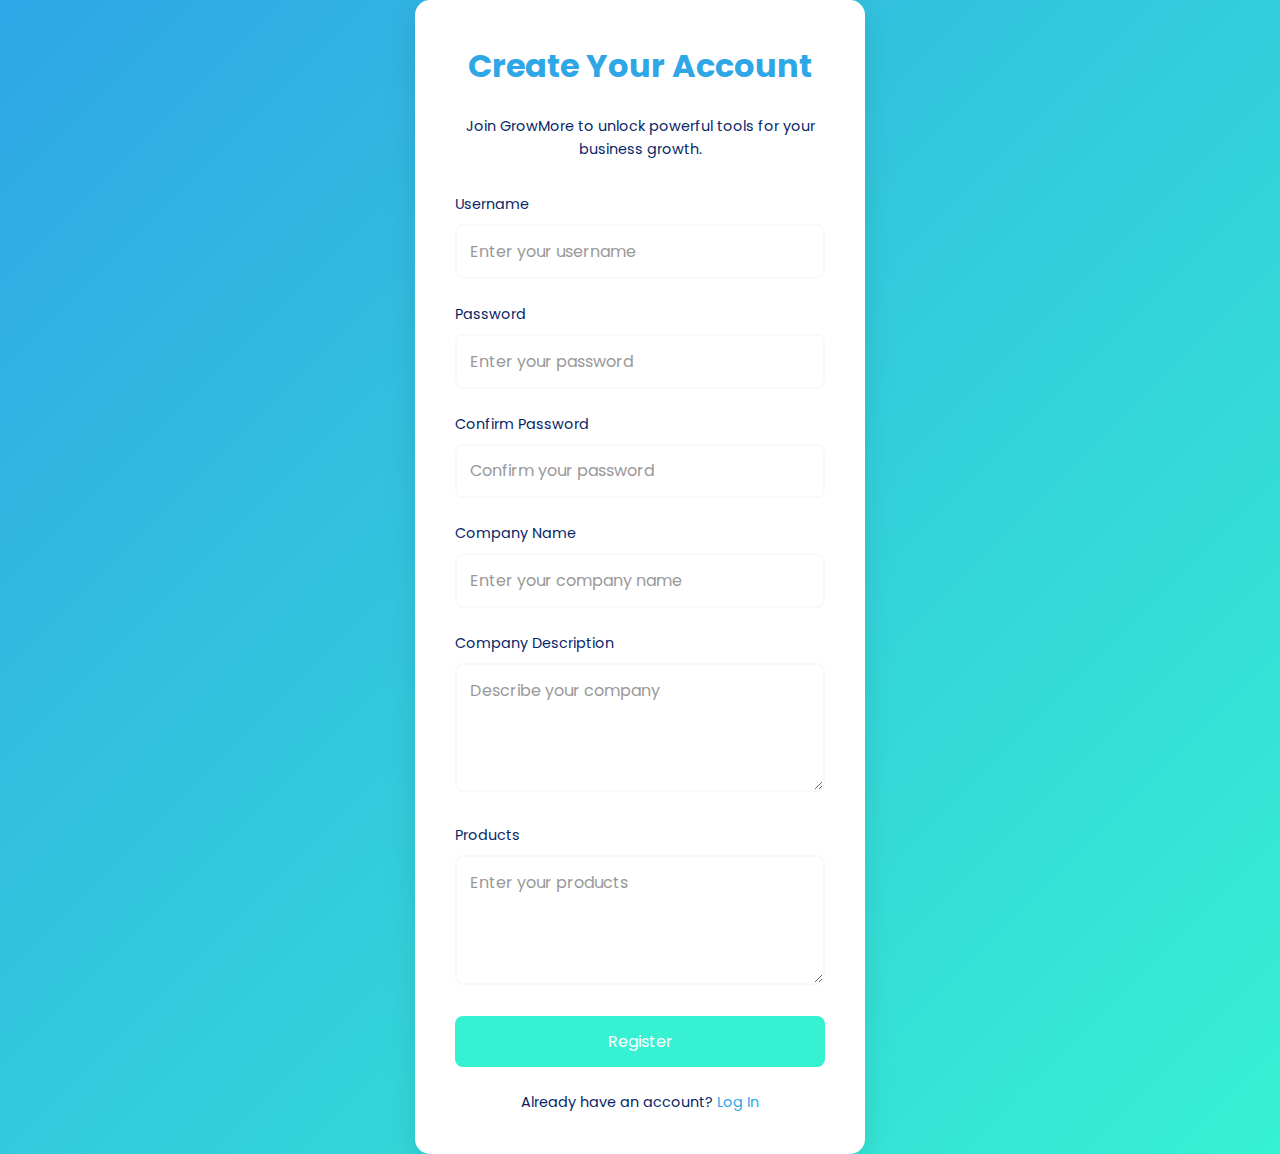
<file: webpage 2/webpage/regpage.html>
<!DOCTYPE html>
<html lang="en">
<head>
    <meta charset="UTF-8">
    <meta name="viewport" content="width=device-width, initial-scale=1.0">
    <title>Register - GrowMore</title>
    <link href="https://fonts.googleapis.com/css2?family=Poppins:wght@300;400;500;600;700&display=swap" rel="stylesheet">
    <style>
        * {
            margin: 0;
            padding: 0;
            box-sizing: border-box;
            font-family: 'Poppins', sans-serif;
        }

        :root {
            --primary-color: #2fa6e6; /* Dark Blue */
            --accent-color: #36f1d2; /* Light Blue */
            --success-color: #0e3496; /* Green */
            --warning-color: #ff9800; /* Orange */
            --light-bg: #f8f9fa; /* Light Gray */
            --dark-text: #082668; /* Dark Text */
            --white: #ffffff; /* White */
        }

        body {
            background-color: var(--white);
            color: var(--dark-text);
            line-height: 1.6;
            display: flex;
            justify-content: center;
            align-items: center;
            min-height: 100vh;
            background: linear-gradient(135deg, var(--primary-color), var(--accent-color));
        }

        /* Registration Container */
        .register-container {
            background: var(--white);
            padding: 2.5rem;
            border-radius: 15px;
            box-shadow: 0 10px 30px rgba(0, 0, 0, 0.1);
            width: 100%;
            max-width: 450px;
            text-align: center;
            animation: fadeIn 0.5s ease-in-out;
        }

        @keyframes fadeIn {
            from { opacity: 0; transform: translateY(-20px); }
            to { opacity: 1; transform: translateY(0); }
        }

        .register-container h1 {
            font-size: 2rem;
            margin-bottom: 1.5rem;
            color: var(--primary-color);
        }

        .register-container p {
            font-size: 0.9rem;
            color: var(--dark-text);
            margin-bottom: 2rem;
        }

        /* Form Styles */
        .form-group {
            margin-bottom: 1.5rem;
            text-align: left;
        }

        .form-group label {
            display: block;
            font-size: 0.9rem;
            color: var(--dark-text);
            margin-bottom: 0.5rem;
        }

        .form-group input,
        .form-group textarea {
            width: 100%;
            padding: 0.8rem;
            border: 2px solid var(--light-bg);
            border-radius: 8px;
            font-size: 1rem;
            outline: none;
            transition: border-color 0.3s ease;
        }

        .form-group input:focus,
        .form-group textarea:focus {
            border-color: var(--accent-color);
        }

        .form-group input::placeholder,
        .form-group textarea::placeholder {
            color: #999;
        }

        .form-group textarea {
            resize: vertical;
            min-height: 100px;
        }

        /* Button Styles */
        .register-button {
            background-color: var(--accent-color);
            color: var(--white);
            padding: 0.8rem 1.5rem;
            border: none;
            border-radius: 8px;
            font-size: 1rem;
            cursor: pointer;
            width: 100%;
            transition: background-color 0.3s ease, transform 0.3s ease;
        }

        .register-button:hover {
            background-color: var(--primary-color);
            transform: translateY(-3px);
        }

        /* Footer Link */
        .footer-link {
            margin-top: 1.5rem;
            font-size: 0.9rem;
            color: var(--dark-text);
        }

        .footer-link a {
            color: var(--primary-color);
            text-decoration: none;
            transition: color 0.3s ease;
        }

        .footer-link a:hover {
            color: var(--accent-color);
        }

        /* Error Message */
        .error-message {
            color: #ff0000;
            font-size: 0.9rem;
            margin-top: 0.5rem;
            display: none;
        }
    </style>
</head>
<body>
    <!-- Registration Container -->
    <div class="register-container">
        <h1>Create Your Account</h1>
        <p>Join GrowMore to unlock powerful tools for your business growth.</p>

        <!-- Registration Form -->
        <form id="registerForm">
            <div class="form-group">
                <label for="username">Username</label>
                <input type="text" id="username" placeholder="Enter your username" required>
            </div>
            <div class="form-group">
                <label for="password">Password</label>
                <input type="password" id="password" placeholder="Enter your password" required>
                <div class="error-message" id="passwordError">Password must be alphanumeric.</div>
            </div>
            <div class="form-group">
                <label for="confirmPassword">Confirm Password</label>
                <input type="password" id="confirmPassword" placeholder="Confirm your password" required>
                <div class="error-message" id="confirmPasswordError">Passwords do not match.</div>
            </div>
            <div class="form-group">
                <label for="companyName">Company Name</label>
                <input type="text" id="companyName" placeholder="Enter your company name" required>
            </div>
            <div class="form-group">
                <label for="companyDescription">Company Description</label>
                <textarea id="companyDescription" placeholder="Describe your company" rows="4" required></textarea>
            </div>
            <div class="form-group">
                <label for="products">Products</label>
                <textarea id="products" placeholder="Enter your products" rows="4" required></textarea>
            </div>
            <button type="submit" class="register-button">Register</button>
        </form>

        <!-- Footer Link -->
        <div class="footer-link">
            Already have an account? <a href="login.html">Log In</a>
        </div>
    </div>

    <script>
        // Function to validate password (alphanumeric)
        function isAlphanumeric(password) {
            const alphanumericRegex = /^(?=.*[a-zA-Z])(?=.*\d).+$/;
            return alphanumericRegex.test(password);
        }

        // Handle form submission
        document.getElementById('registerForm').addEventListener('submit', function (e) {
            e.preventDefault();

            // Get form values
            const username = document.getElementById('username').value;
            const password = document.getElementById('password').value;
            const confirmPassword = document.getElementById('confirmPassword').value;
            const companyName = document.getElementById('companyName').value;
            const companyDescription = document.getElementById('companyDescription').value;

            // Reset error messages
            document.getElementById('passwordError').style.display = 'none';
            document.getElementById('confirmPasswordError').style.display = 'none';

            // Validate password (alphanumeric)
            if (!isAlphanumeric(password)) {
                document.getElementById('passwordError').style.display = 'block';
                return;
            }

            // Validate password match
            if (password !== confirmPassword) {
                document.getElementById('confirmPasswordError').style.display = 'block';
                return;
            }

            // Simulate successful registration
            alert(`Welcome, ${username}! Your company ${companyName} has been registered.`);
            window.location.href = 'index.html'; // Redirect to dashboard
        });
    </script>
    <script src="register.js"></script>

</body>
</html>
</file>
